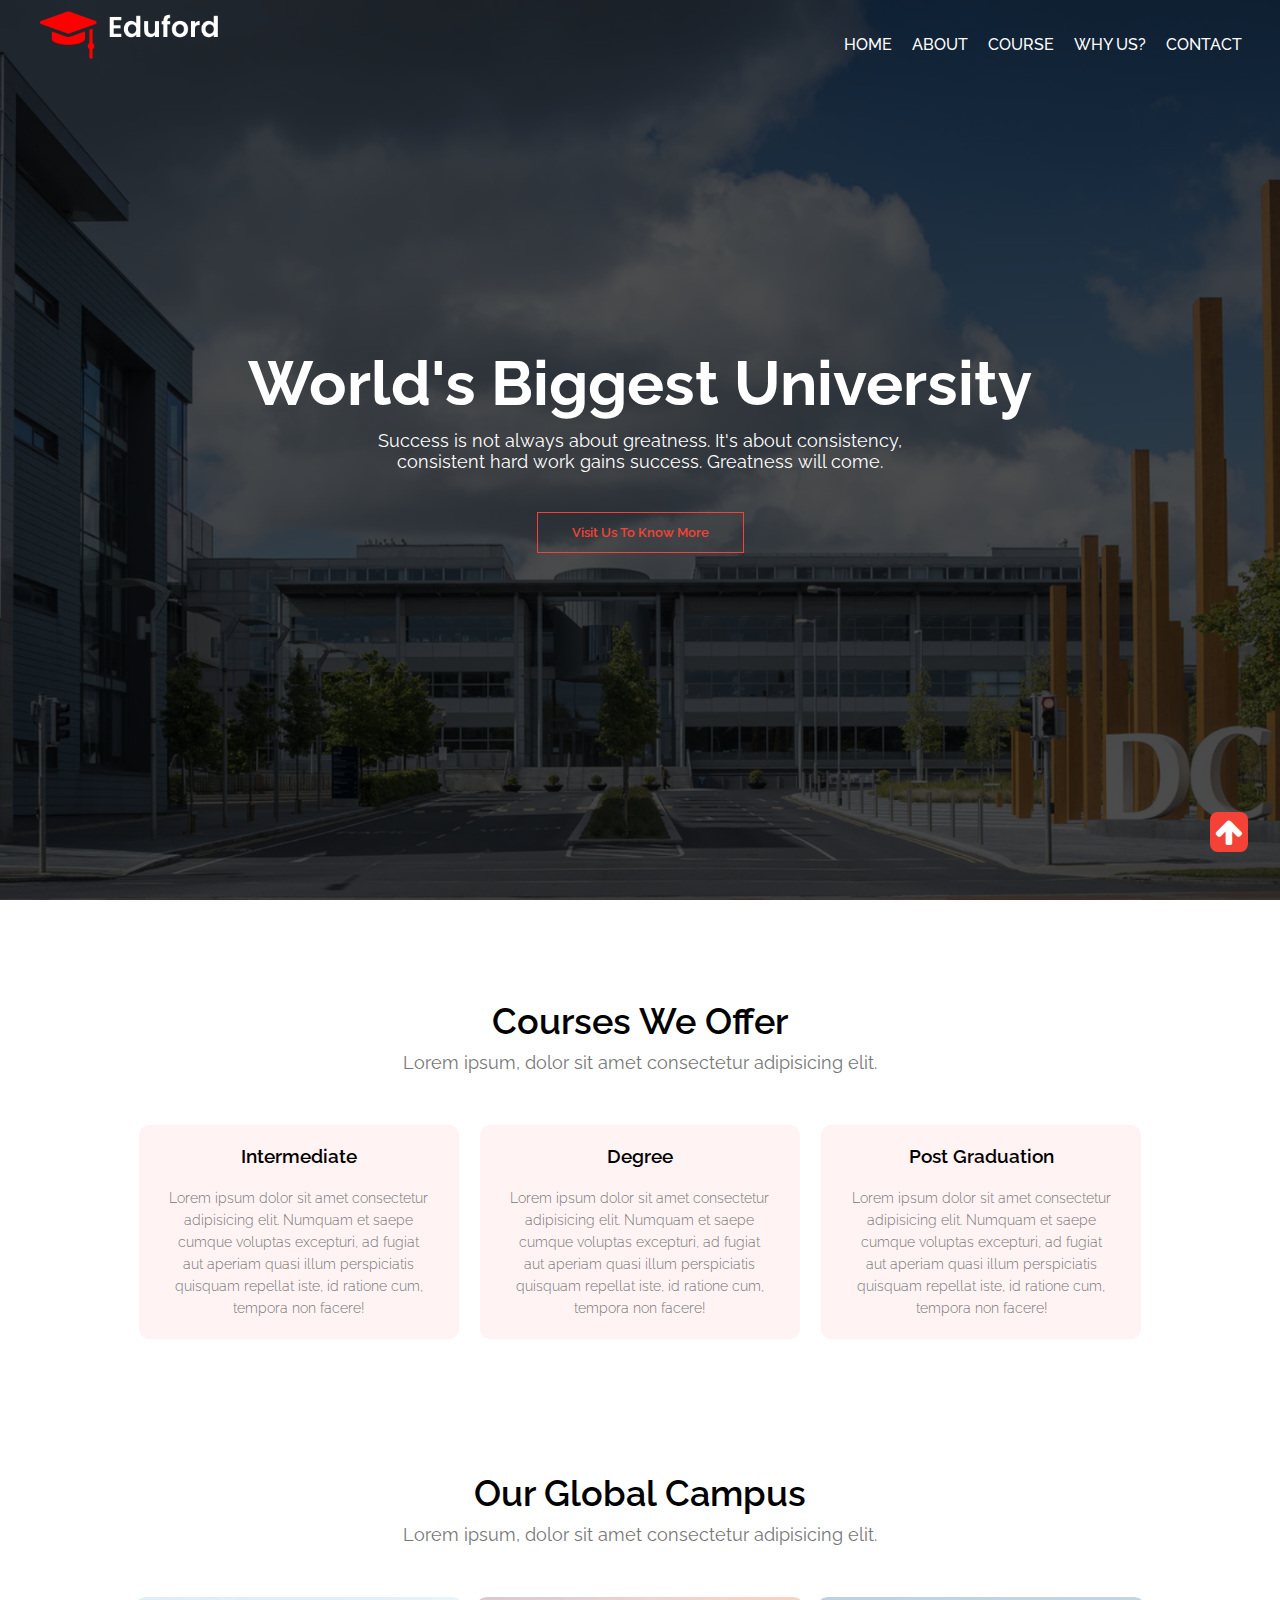
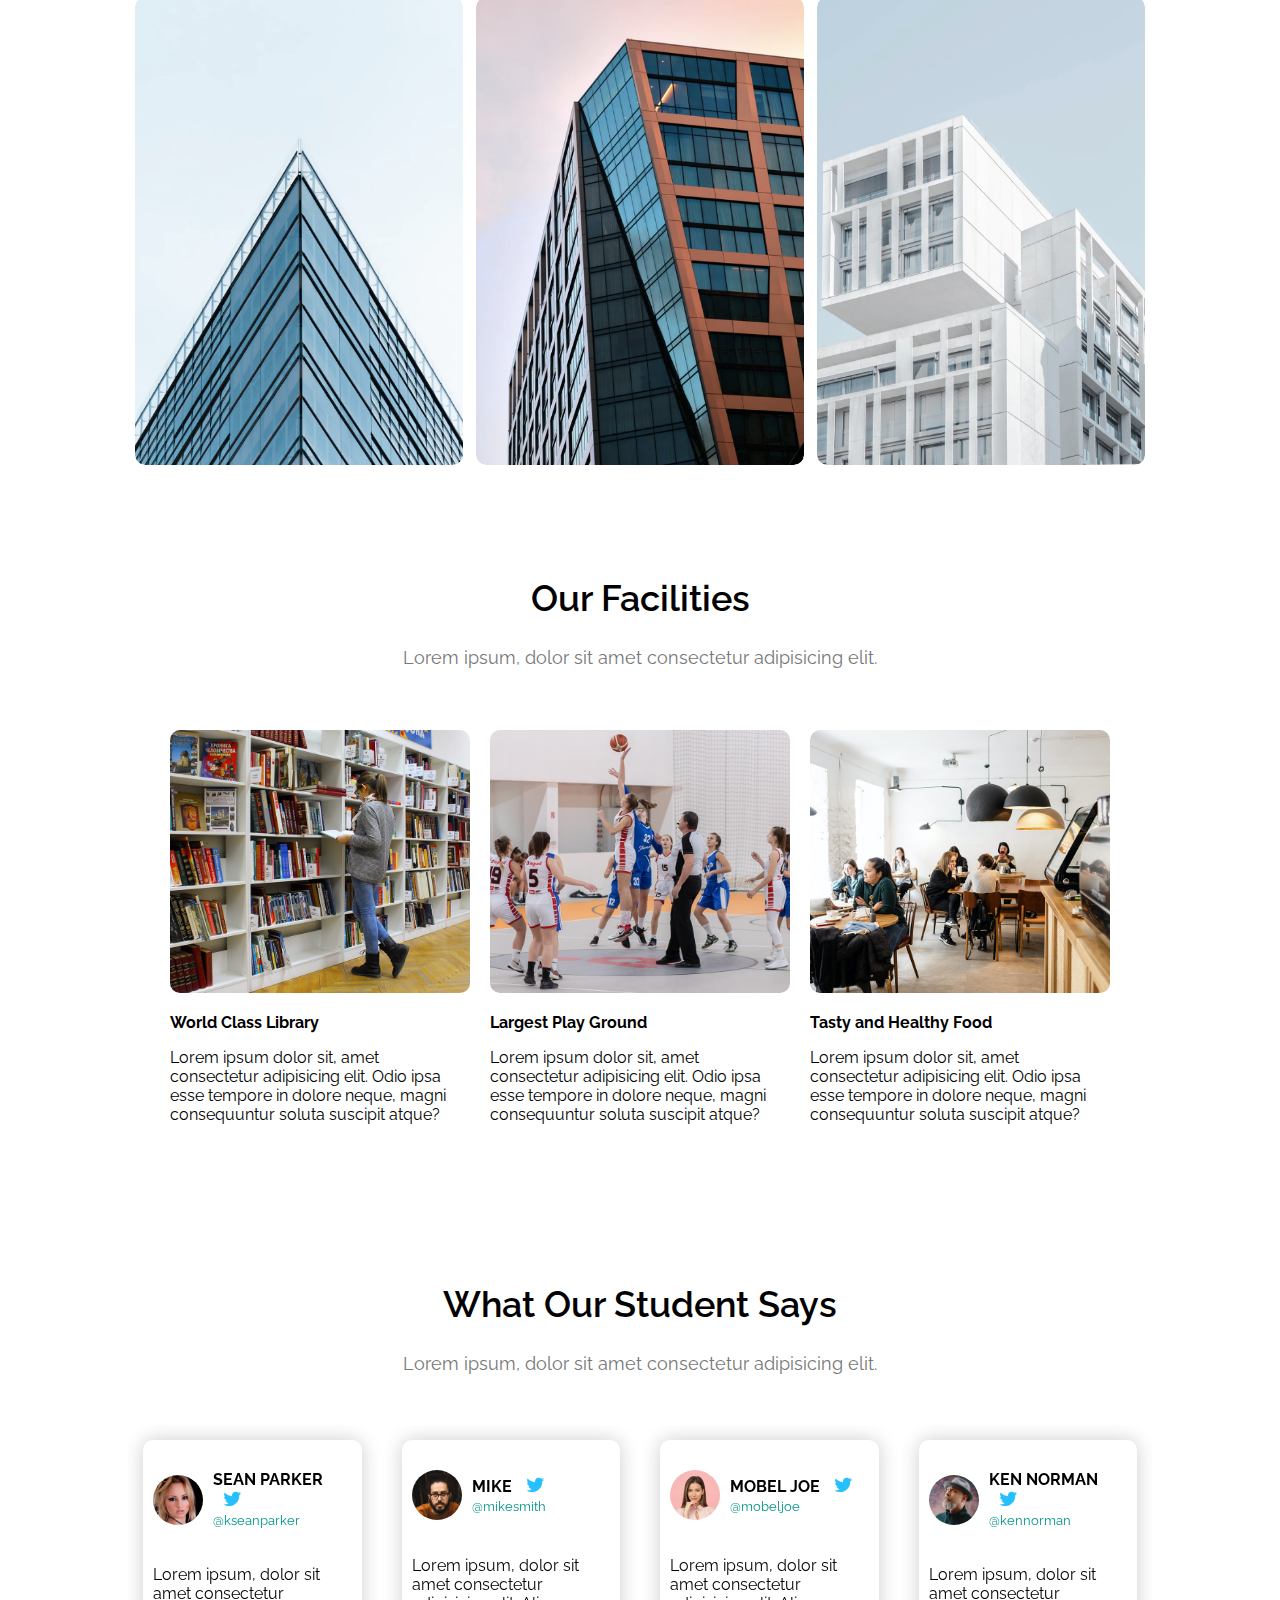
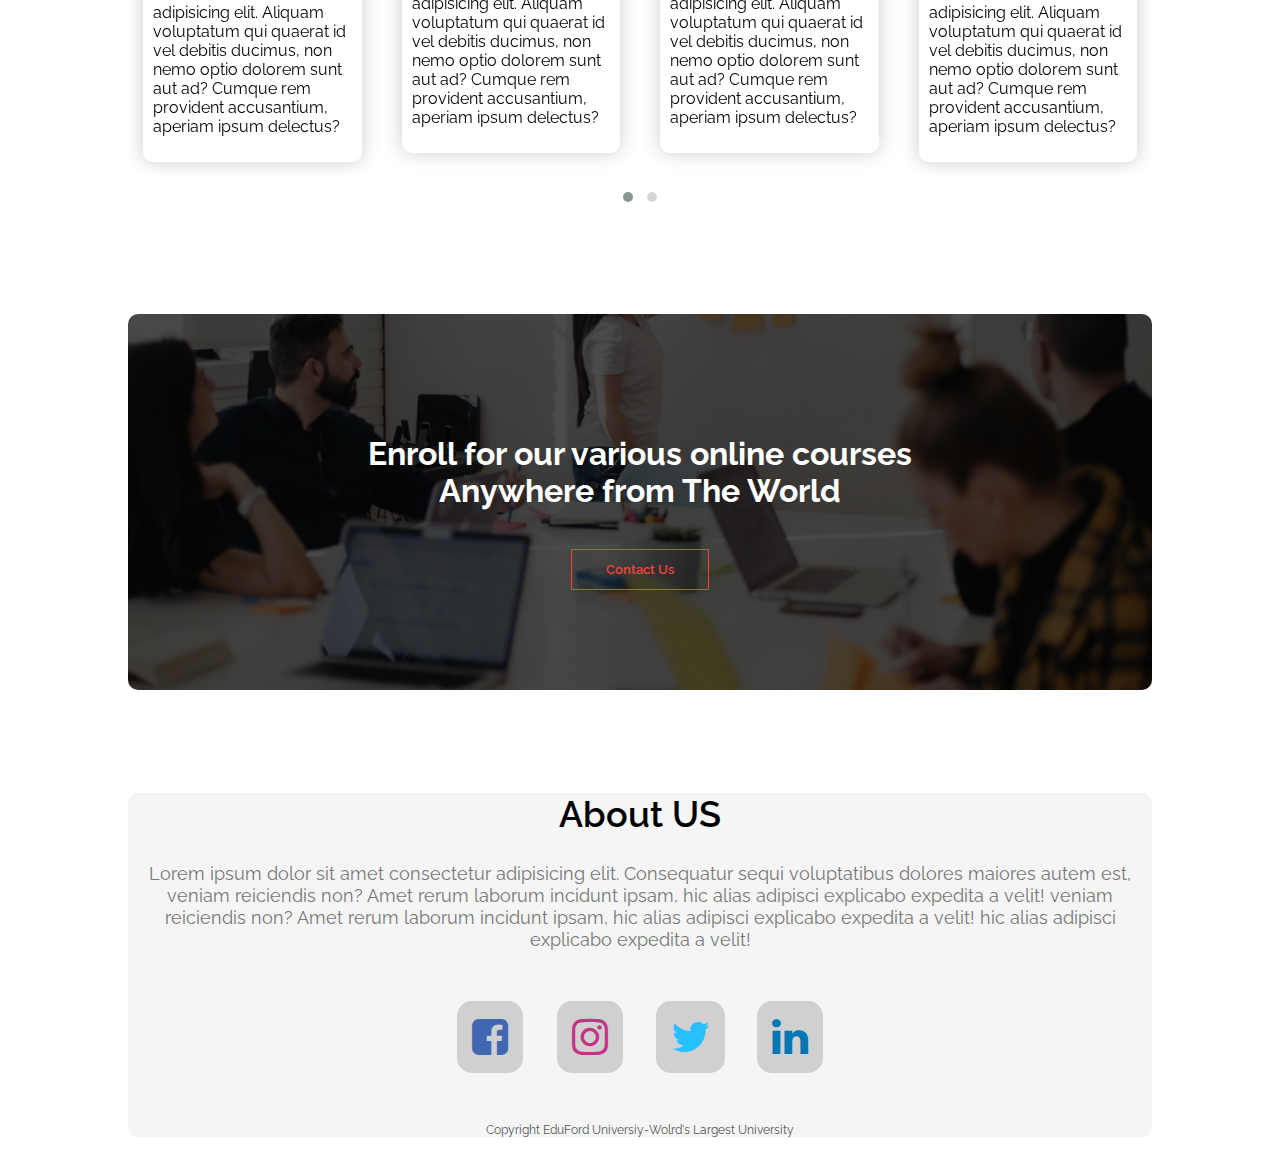
<file: index.html>
<!DOCTYPE html>
<html>
<head>
    <title>Eduford University</title>
    <meta charset="UTF-8"> 
    <meta name="viewport" content="width=device-width, initial-scale=1.0">
    <meta name="viweport" content="width=device-width, initial-scale=1.0">
    <link rel="stylesheet" href="main.css">
    <link rel="stylesheet" href="common.css"> 
    <link rel="preconnect" href="https://fonts.gstatic.com">
    <link href="https://fonts.googleapis.com/css2?family=Raleway:wght@100;200;300;400;500;700;800;900&display=swap" rel="stylesheet">
    <link rel="icon" href="img/favicon.png">
    <link rel="stylesheet" href="https://cdnjs.cloudflare.com/ajax/libs/OwlCarousel2/2.3.4/assets/owl.carousel.min.css" integrity="sha512-tS3S5qG0BlhnQROyJXvNjeEM4UpMXHrQfTGmbQ1gKmelCxlSEBUaxhRBj/EFTzpbP4RVSrpEikbmdJobCvhE3g==" crossorigin="anonymous" />
    <link rel="stylesheet" href="https://cdnjs.cloudflare.com/ajax/libs/OwlCarousel2/2.3.4/assets/owl.theme.default.min.css" integrity="sha512-sMXtMNL1zRzolHYKEujM2AqCLUR9F2C4/05cdbxjjLSRvMQIciEPCQZo++nk7go3BtSuK9kfa/s+a4f4i5pLkw==" crossorigin="anonymous" />
    <link rel="stylesheet" href="https://stackpath.bootstrapcdn.com/font-awesome/4.7.0/css/font-awesome.min.css">

</head>
<body>
    <div class="hero-page" id="movetop">
        <!--          header          -->
        <div class="header" id="myHeader">
           <div class="logo"><a href="index.html"> <img src="img/logo.png" alt=""></a></div>
            <nav>
                <ul id="MenuItems" >
                    <li><a href="index.html">HOME</a></li>
                    <li><a href="about.html">ABOUT</a></li>
                    <li><a href="course.html">COURSE</a></li>
                    <li><a href="why-us.html">WHY US?</a></li>
                    <li><a href="contact.html">CONTACT</a></li>
                </ul>
            </nav>
            <div class="menu"><img src="img/menu.png" alt="" onclick="menutoggle()"></div>
        </div>

        <!--      Hero text              -->
        <div class="hero-text">
            <h1>World's Biggest University</h1>
            <p>Success is not always about greatness. It's about 
                consistency, <br> consistent hard work gains success. Greatness will come.</p>
            <a class="hero-btn" href="#visit">Visit Us To Know More</a>
        </div>
    </div>
        <!-- Courses-->
        <div class="course">
            <h1>Courses We Offer</h1>
            <p>Lorem ipsum, dolor sit amet consectetur adipisicing elit. </p>
            <div class="course-card-holder">
                <div class="course-card">
                    <h3>Intermediate</h3>
                    <p>Lorem ipsum dolor sit amet consectetur adipisicing elit. Numquam et saepe cumque voluptas excepturi, ad fugiat aut aperiam quasi illum perspiciatis quisquam repellat iste, id ratione cum, tempora non facere!</p>
                </div>
                <div class="course-card">
                    <h3>Degree</h3>
                    <p>Lorem ipsum dolor sit amet consectetur adipisicing elit. Numquam et saepe cumque voluptas excepturi, ad fugiat aut aperiam quasi illum perspiciatis quisquam repellat iste, id ratione cum, tempora non facere!</p>
                </div>
                <div class="course-card">
                    <h3>Post Graduation</h3>
                    <p>Lorem ipsum dolor sit amet consectetur adipisicing elit. Numquam et saepe cumque voluptas excepturi, ad fugiat aut aperiam quasi illum perspiciatis quisquam repellat iste, id ratione cum, tempora non facere!</p>
                </div>
            </div>
        </div>
        <!-- CAmpus-->
        <div class="campus" id="visit">
            <h1>Our Global Campus</h1>
            <p>Lorem ipsum, dolor sit amet consectetur adipisicing elit. </p>
            <div class="campus-card-holder">
                <div class="campus-card">
                   <img src="img/london.png" alt="">
                   <div class="campus-card-bg">
                       <p>LONDON</p>
                   </div>
                </div>
                <div class="campus-card">
                    <img src="img/newyork.png" alt="">
                    <div class="campus-card-bg">
                        <p>NEW YORK</p>
                    </div>
                 </div>
                 <div class="campus-card">
                    <img src="img/washington.png" alt="">
                    <div class="campus-card-bg">
                        <p>WASHINGTON</p>
                    </div>
                 </div>

            </div>
        </div>  


        <!--     FACILITIES   -->
        <div class="facti">
            <h1>Our Facilities</h1>
            <p>Lorem ipsum, dolor sit amet consectetur adipisicing elit. </p>
            <div class="facti-card-holder">
                <div class="facti-card">
                    <img src="img/library.png" alt="">
                    <h3>World Class Library</h3>
                    <p>Lorem ipsum dolor sit, amet consectetur adipisicing elit. Odio ipsa esse tempore in dolore neque, magni consequuntur soluta suscipit atque?</p>
                </div>
                <div class="facti-card">
                    <img src="img/basketball.png" alt="">
                    <h3>Largest Play Ground</h3>
                    <p>Lorem ipsum dolor sit, amet consectetur adipisicing elit. Odio ipsa esse tempore in dolore neque, magni consequuntur soluta suscipit atque?</p>
                </div>
                <div class="facti-card">
                    <img src="img/cafeteria.png" alt="">
                    <h3>Tasty and Healthy Food</h3>
                    <p>Lorem ipsum dolor sit, amet consectetur adipisicing elit. Odio ipsa esse tempore in dolore neque, magni consequuntur soluta suscipit atque?</p>
                </div>
            </div>
        </div>

        <!--   testimonial    -->
        <div class="testimonial">
            <h1>What Our Student Says</h1>
            <p>Lorem ipsum, dolor sit amet consectetur adipisicing elit. </p>
            <div class="owl-carousel owl-theme">
                <div class="item">
                    <div class="user">
                        <div class="user-img">
                            <img src="img/user1.jpg">
                        </div>
                        <div class="user-info">
                            <h4>SEAN PARKER <i class="fa fa-twitter"></i></h4>
                            <small>@kseanparker</small>
                        </div>
                    </div>
                    <div class="user-testi-info">
                        <p>Lorem ipsum, dolor sit amet consectetur adipisicing elit. Aliquam voluptatum qui quaerat id vel debitis ducimus, non nemo optio dolorem sunt aut ad? Cumque rem provident accusantium, aperiam ipsum delectus?</p>
                    </div>
                </div>
                <div class="item">
                    <div class="user">
                        <div class="user-img">
                            <img src="img/user2.jpg">
                        </div>
                        <div class="user-info">
                            <h4>MIKE <i class="fa fa-twitter"></i></h4>
                            <small>@mikesmith</small>
                        </div>
                    </div>
                    <div class="user-testi-info">
                        <p>Lorem ipsum, dolor sit amet consectetur adipisicing elit. Aliquam voluptatum qui quaerat id vel debitis ducimus, non nemo optio dolorem sunt aut ad? Cumque rem provident accusantium, aperiam ipsum delectus?</p>
                    </div>
                </div>
                <div class="item">
                    <div class="user">
                        <div class="user-img">
                            <img src="img/user-3.png">
                        </div>
                        <div class="user-info">
                            <h4>MOBEL JOE <i class="fa fa-twitter"></i></h4>
                            <small>@mobeljoe</small>
                        </div>
                    </div>
                    <div class="user-testi-info">
                        <p>Lorem ipsum, dolor sit amet consectetur adipisicing elit. Aliquam voluptatum qui quaerat id vel debitis ducimus, non nemo optio dolorem sunt aut ad? Cumque rem provident accusantium, aperiam ipsum delectus?</p>
                    </div>
                </div>
                <div class="item">
                    <div class="user">
                        <div class="user-img">
                            <img src="img/user-4.jpg">
                        </div>
                        <div class="user-info">
                            <h4>KEN NORMAN <i class="fa fa-twitter"></i></h4>
                            <small>@kennorman</small>
                        </div>
                    </div>
                    <div class="user-testi-info">
                        <p>Lorem ipsum, dolor sit amet consectetur adipisicing elit. Aliquam voluptatum qui quaerat id vel debitis ducimus, non nemo optio dolorem sunt aut ad? Cumque rem provident accusantium, aperiam ipsum delectus?</p>
                    </div>
                </div>
                <div class="item">
                    <div class="user">
                        <div class="user-img">
                            <img src="img/user-5.jpg">
                        </div>
                        <div class="user-info">
                            <h4>LIARA KARIAN <i class="fa fa-twitter"></i></h4>
                            <small>@liarankarian</small>
                        </div>
                    </div>
                    <div class="user-testi-info">
                        <p>Lorem ipsum, dolor sit amet consectetur adipisicing elit. Aliquam voluptatum qui quaerat id vel debitis ducimus, non nemo optio dolorem sunt aut ad? Cumque rem provident accusantium, aperiam ipsum delectus?</p>
                    </div>
                </div>
                <div class="item">
                    <div class="user">
                        <div class="user-img">
                            <img src="img/user-6.jpg">
                        </div>
                        <div class="user-info">
                            <h4>RICKY DANIEL <i class="fa fa-twitter"></i></h4>
                            <small>@rickydaniel</small>
                        </div>
                    </div>
                    <div class="user-testi-info">
                        <p>Lorem ipsum, dolor sit amet consectetur adipisicing elit. Aliquam voluptatum qui quaerat id vel debitis ducimus, non nemo optio dolorem sunt aut ad? Cumque rem provident accusantium, aperiam ipsum delectus?</p>
                    </div>
                </div>       
            </div>
        </div>
        <!--          enroll now           -->
        <div class="enroll">
                <h1>
                    Enroll for our various online courses  <br> Anywhere from The World
                </h1>
                <a  class="hero-btn" href="contact.html">Contact Us</a>
            </div>
        <!--            footer          -->
        <div class="about-us">
            <h1>About US</h1>
            <p>
                Lorem ipsum dolor sit amet consectetur adipisicing elit. Consequatur sequi voluptatibus dolores maiores autem est, veniam reiciendis non? Amet rerum laborum incidunt ipsam, hic alias adipisci explicabo expedita a velit!
                veniam reiciendis non? Amet rerum laborum incidunt ipsam, hic alias adipisci explicabo expedita a velit!
                hic alias adipisci explicabo expedita a velit!
            </p>
            <div class="icon">
               <div class="icon-card">
                <i style="color: #4267B2;" class="fa fa-facebook-square"></i>
                <p>Facebook</p>
               </div>

               <div class="icon-card">
                <i style="color: #C13584;" class="fa fa-instagram"></i>
                <p>Instagram</p>
               </div>

               <div class="icon-card">
                <i style="color: #27c0ff;" class="fa fa-twitter"></i>
                <p>Twitter</p>
               </div>

               <div class="icon-card">
                <i style="color: #0077b5;" class="fa fa-linkedin"></i>
                <p>LinkedIn</p>
               </div>
            </div>
            <div class="copyright">
                <p>
                    Copyright EduFord Universiy-Wolrd's Largest University 
                </p>
                  <!-- move to top-->
                <div class="movetotop" id="moveTop">
                    <a href="#movetop"><i class="fa fa-arrow-up" aria-hidden="true"></i></a>
                </div>
              </div>
        </div>

        <!--       header toggle menu        -->
    
    <script>
        var MenuItems = document.getElementById("MenuItems");
        MenuItems.style.maxHeight="0px";
        function menutoggle(){
            if(MenuItems.style.maxHeight=="0px")
                {
                    MenuItems.style.maxHeight="200px";
                }
            else
                {
                    MenuItems.style.maxHeight="0px";

            }
        }
    </script>
        <!--       testimonial slider         -->
        <script src="https://cdnjs.cloudflare.com/ajax/libs/jquery/3.6.0/jquery.min.js" integrity="sha512-894YE6QWD5I59HgZOGReFYm4dnWc1Qt5NtvYSaNcOP+u1T9qYdvdihz0PPSiiqn/+/3e7Jo4EaG7TubfWGUrMQ==" crossorigin="anonymous"></script>
        <script src="https://cdnjs.cloudflare.com/ajax/libs/OwlCarousel2/2.3.4/owl.carousel.min.js" integrity="sha512-bPs7Ae6pVvhOSiIcyUClR7/q2OAsRiovw4vAkX+zJbw3ShAeeqezq50RIIcIURq7Oa20rW2n2q+fyXBNcU9lrw==" crossorigin="anonymous"></script>
        <script>
            $('.owl-carousel').owlCarousel({
        loop:true,
        margin:10,
        nav:false,
        autoplay:true,
        autoplayTimeout:2000,
        autoplayHoverPause:true,
        responsive:{
            0:{
                items:1
            },
            600:{
                items:2
            },
            1000:{
                items:3
            },
            1200:{
                items:4
            }
        }
    })
    </script>

    <!-- fixed header -->
    <script>
        window.onscroll = function() {myFunction()};
        
        var header = document.getElementById("myHeader");
        var sticky = header.offsetTop;
        
        function myFunction() {
          if (window.pageYOffset > sticky) {
            header.classList.add("sticky");
          } else {
            header.classList.remove("sticky");
          }
        }
    </script>

    
</body>
</html>
</file>
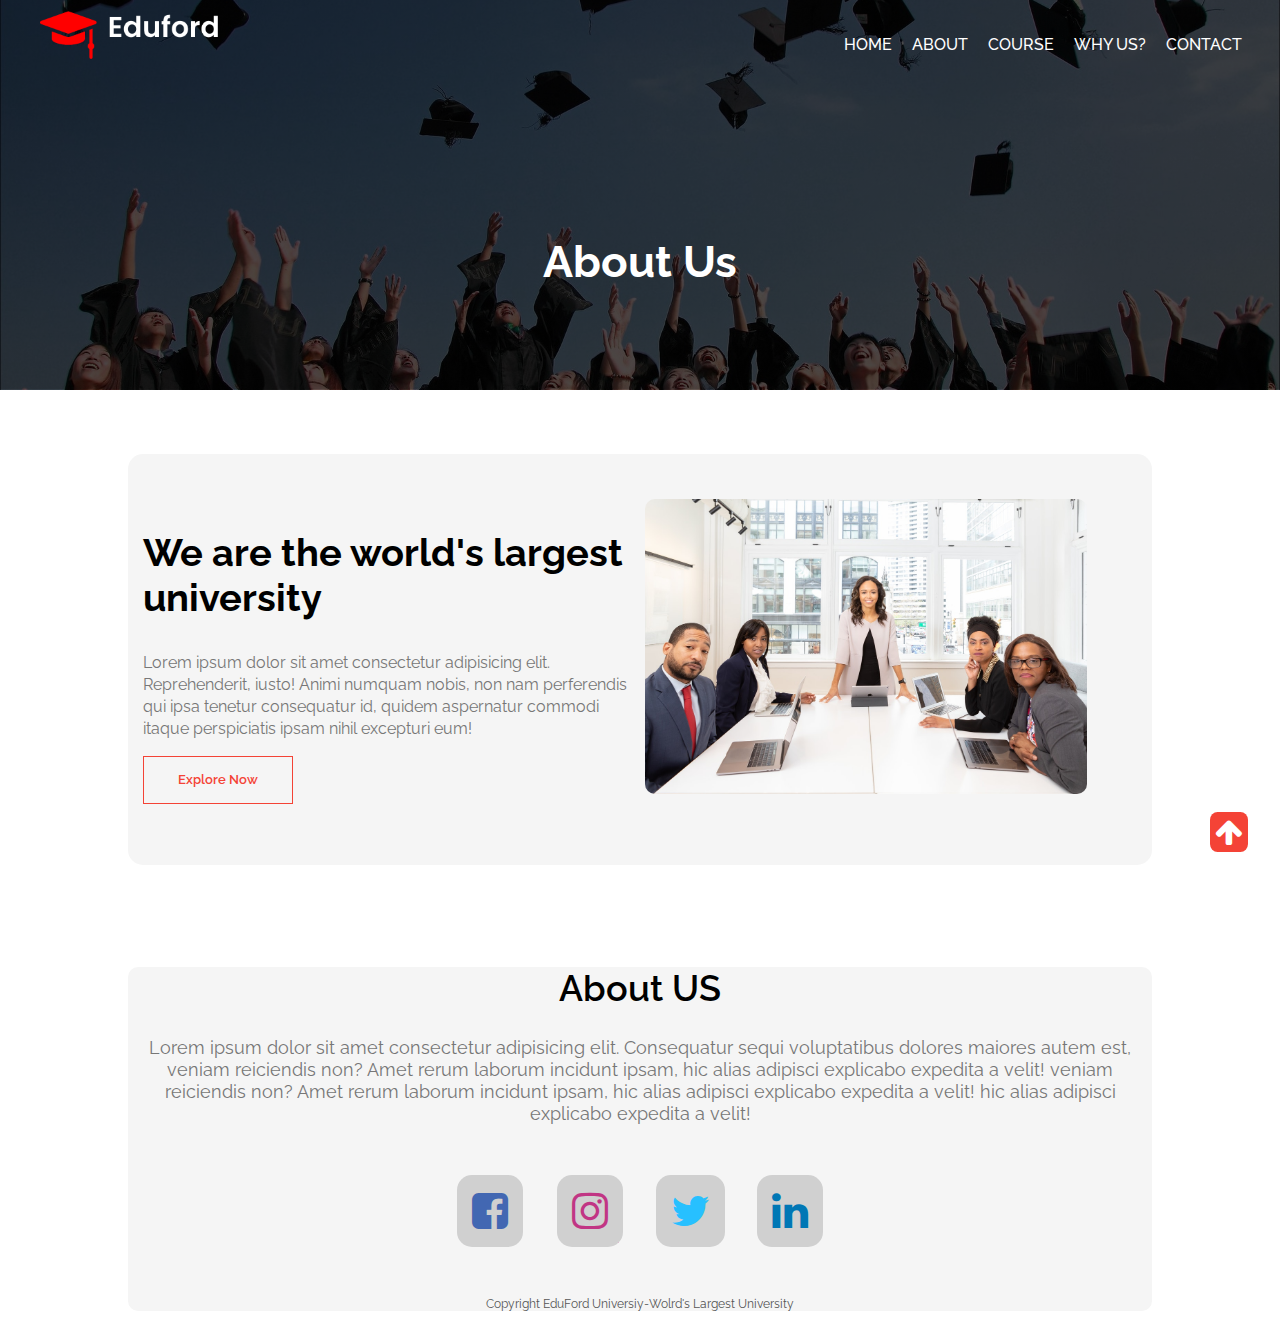
<file: about.html>
<!DOCTYPE html>
<html>
<head>
    <title>About-Eduford University</title>
    <meta charset="UTF-8"> 
    <meta name="viewport" content="width=device-width, initial-scale=1.0">
    <meta name="viweport" content="width=device-width, initial-scale=1.0">
    <link rel="stylesheet" href="main.css">
    <link rel="stylesheet" href="common.css"> 
    <link rel="stylesheet" href="about-css.css">
    <link rel="preconnect" href="https://fonts.gstatic.com">
    <link href="https://fonts.googleapis.com/css2?family=Raleway:wght@100;200;300;400;500;700;800;900&display=swap" rel="stylesheet">
    <link rel="icon" href="img/favicon.png">
    <link rel="stylesheet" href="https://cdnjs.cloudflare.com/ajax/libs/OwlCarousel2/2.3.4/assets/owl.carousel.min.css" integrity="sha512-tS3S5qG0BlhnQROyJXvNjeEM4UpMXHrQfTGmbQ1gKmelCxlSEBUaxhRBj/EFTzpbP4RVSrpEikbmdJobCvhE3g==" crossorigin="anonymous" />
    <link rel="stylesheet" href="https://cdnjs.cloudflare.com/ajax/libs/OwlCarousel2/2.3.4/assets/owl.theme.default.min.css" integrity="sha512-sMXtMNL1zRzolHYKEujM2AqCLUR9F2C4/05cdbxjjLSRvMQIciEPCQZo++nk7go3BtSuK9kfa/s+a4f4i5pLkw==" crossorigin="anonymous" />
    <link rel="stylesheet" href="https://stackpath.bootstrapcdn.com/font-awesome/4.7.0/css/font-awesome.min.css">

</head>
<body>
    <div class="hero-page-sec" id="movetop">
        <!--          header          -->
        <div class="header" id="myHeader">
           <div class="logo"><a href="index.html"> <img src="img/logo.png" alt=""></a></div>
            <nav>
                <ul id="MenuItems" >
                    <li><a href="index.html">HOME</a></li>
                    <li><a href="about.html">ABOUT</a></li>
                    <li><a href="course.html">COURSE</a></li>
                    <li><a href="why-us.html">WHY US?</a></li>
                    <li><a href="contact.html">CONTACT</a></li>
                </ul>
            </nav>
            <div class="menu"><img src="img/menu.png" alt="" onclick="menutoggle()"></div>
        </div>
        <!--      Hero text              -->
        <div class="hero-text-sec">
            <h1>About Us</h1>
        </div>
    </div>

     <!-- about main container-->
     <div class="about-main-container">
        <div class="about-main-container-col-2">
            <h2>We are the world's largest university</h2>
            <p>Lorem ipsum dolor sit amet consectetur adipisicing elit. Reprehenderit, iusto! Animi numquam nobis, non nam perferendis qui ipsa tenetur consequatur id, quidem aspernatur commodi itaque perspiciatis ipsam nihil excepturi eum!
            
            </p>
            <p><a class="hero-btn" href="index.html">Explore Now</a></p>
        </div>
        <div class="about-main-container-col-2">
            <img src="img/about.jpg" alt="">
        </div>

    </div>

    <!-- move to top-->
    <div class="movetotop" id="moveTop">
        <a href="#movetop"><i class="fa fa-arrow-up" aria-hidden="true"></i></a>
    </div>




        <!--            footer          -->
        <div class="about-us">
            <h1>About US</h1>
            <p>
                Lorem ipsum dolor sit amet consectetur adipisicing elit. Consequatur sequi voluptatibus dolores maiores autem est, veniam reiciendis non? Amet rerum laborum incidunt ipsam, hic alias adipisci explicabo expedita a velit!
                veniam reiciendis non? Amet rerum laborum incidunt ipsam, hic alias adipisci explicabo expedita a velit!
                hic alias adipisci explicabo expedita a velit!
            </p>
            <div class="icon">
               <div class="icon-card">
                <i style="color: #4267B2;" class="fa fa-facebook-square"></i>
                <p>Facebook</p>
               </div>

               <div class="icon-card">
                <i style="color: #C13584;" class="fa fa-instagram"></i>
                <p>Instagram</p>
               </div>

               <div class="icon-card">
                <i style="color: #27c0ff;" class="fa fa-twitter"></i>
                <p>Twitter</p>
               </div>

               <div class="icon-card">
                <i style="color: #0077b5;" class="fa fa-linkedin"></i>
                <p>LinkedIn</p>
               </div>
            </div>
            <div class="copyright">
                <p>
                    Copyright EduFord Universiy-Wolrd's Largest University 
                </p>
              </div>
        </div>

        <!--       header toggle menu        -->
    
    <script>
        var MenuItems = document.getElementById("MenuItems");
        MenuItems.style.maxHeight="0px";
        function menutoggle(){
            if(MenuItems.style.maxHeight=="0px")
                {
                    MenuItems.style.maxHeight="200px";
                }
            else
                {
                    MenuItems.style.maxHeight="0px";

            }
        }
    </script>
        <!--       testimonial slider         -->
        <script src="https://cdnjs.cloudflare.com/ajax/libs/jquery/3.6.0/jquery.min.js" integrity="sha512-894YE6QWD5I59HgZOGReFYm4dnWc1Qt5NtvYSaNcOP+u1T9qYdvdihz0PPSiiqn/+/3e7Jo4EaG7TubfWGUrMQ==" crossorigin="anonymous"></script>
        <script src="https://cdnjs.cloudflare.com/ajax/libs/OwlCarousel2/2.3.4/owl.carousel.min.js" integrity="sha512-bPs7Ae6pVvhOSiIcyUClR7/q2OAsRiovw4vAkX+zJbw3ShAeeqezq50RIIcIURq7Oa20rW2n2q+fyXBNcU9lrw==" crossorigin="anonymous"></script>
        <script>
            $('.owl-carousel').owlCarousel({
        loop:true,
        margin:10,
        nav:false,
        autoplay:true,
        autoplayTimeout:2000,
        autoplayHoverPause:true,
        responsive:{
            0:{
                items:1
            },
            600:{
                items:2
            },
            1000:{
                items:3
            },
            1200:{
                items:4
            }
        }
    })
    </script>

    <!-- fixed header -->
    <script>
        window.onscroll = function() {myFunction()};
        
        var header = document.getElementById("myHeader");
        var sticky = header.offsetTop;
        
        function myFunction() {
          if (window.pageYOffset > sticky) {
            header.classList.add("sticky");
          } else {
            header.classList.remove("sticky");
          }
        }
    </script>

    
</body>
</html>
</file>
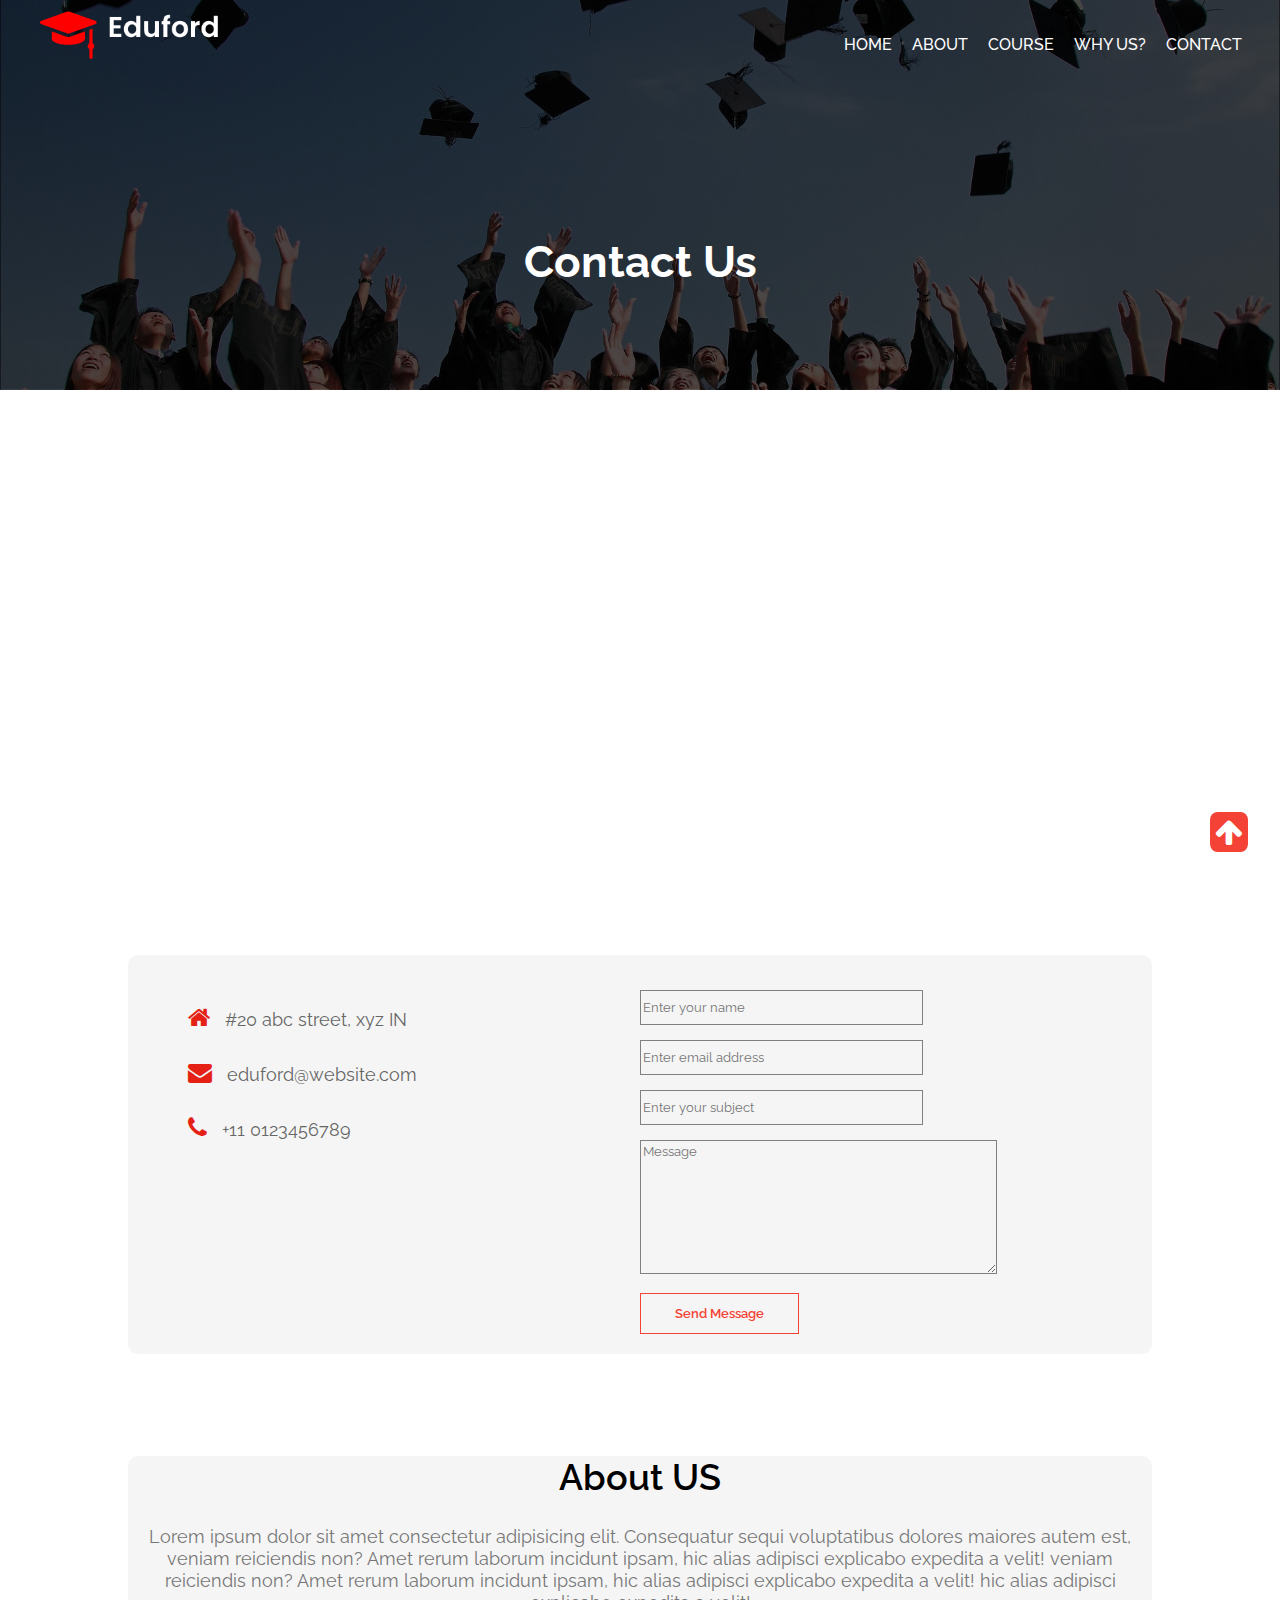
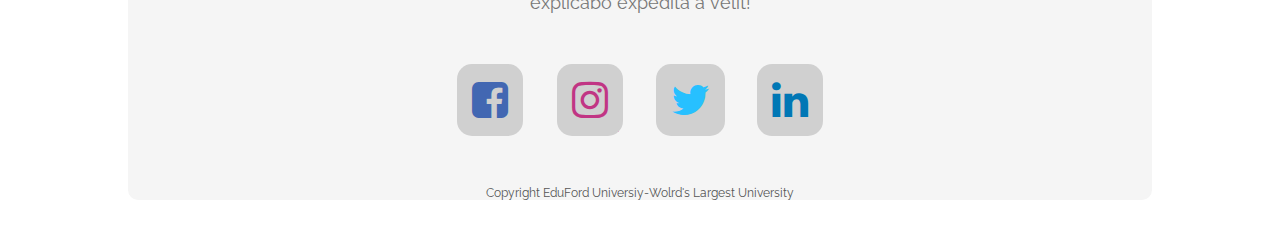
<file: contact.html>
<!DOCTYPE html>
<html>
<head>
    <title>Contact US -Eduford University</title>
    <meta charset="UTF-8"> 
    <meta name="viewport" content="width=device-width, initial-scale=1.0">
    <meta name="viweport" content="width=device-width, initial-scale=1.0">
    <link rel="stylesheet" href="main.css">
    <link rel="stylesheet" href="common.css"> 
    <link rel="stylesheet" href="about-css.css">
    <link rel="stylesheet" href="contact-css.css">
    <link rel="preconnect" href="https://fonts.gstatic.com">
    <link href="https://fonts.googleapis.com/css2?family=Raleway:wght@100;200;300;400;500;700;800;900&display=swap" rel="stylesheet">
    <link rel="icon" href="img/favicon.png">
    <link rel="stylesheet" href="https://cdnjs.cloudflare.com/ajax/libs/OwlCarousel2/2.3.4/assets/owl.carousel.min.css" integrity="sha512-tS3S5qG0BlhnQROyJXvNjeEM4UpMXHrQfTGmbQ1gKmelCxlSEBUaxhRBj/EFTzpbP4RVSrpEikbmdJobCvhE3g==" crossorigin="anonymous" />
    <link rel="stylesheet" href="https://cdnjs.cloudflare.com/ajax/libs/OwlCarousel2/2.3.4/assets/owl.theme.default.min.css" integrity="sha512-sMXtMNL1zRzolHYKEujM2AqCLUR9F2C4/05cdbxjjLSRvMQIciEPCQZo++nk7go3BtSuK9kfa/s+a4f4i5pLkw==" crossorigin="anonymous" />
    <link rel="stylesheet" href="https://stackpath.bootstrapcdn.com/font-awesome/4.7.0/css/font-awesome.min.css">

</head>
<body>
    <div class="hero-page-sec" id="movetop">
        <!--          header          -->
        <div class="header" id="myHeader">
           <div class="logo"><a href="index.html"> <img src="img/logo.png" alt=""></a></div>
            <nav>
                <ul id="MenuItems" >
                    <li><a href="index.html">HOME</a></li>
                    <li><a href="about.html">ABOUT</a></li>
                    <li><a href="course.html">COURSE</a></li>
                    <li><a href="why-us.html">WHY US?</a></li>
                    <li><a href="contact.html">CONTACT</a></li>
                </ul>
            </nav>
            <div class="menu"><img src="img/menu.png" alt="" onclick="menutoggle()"></div>
        </div>
        <!--      Hero text              -->
        <div class="hero-text-sec">
            <h1>Contact Us</h1>
        </div>
    </div>

        <!--         address  map image           -->
    <div class="address-map">
        
            <iframe src="https://www.google.com/maps/embed?pb=!1m18!1m12!1m3!1d3503.5173613195375!2d77.16163951503519!3d28.58425228243683!2m3!1f0!2f0!3f0!3m2!1i1024!2i768!4f13.1!3m3!1m2!1s0x390d1d11d2b09007%3A0x853501a569b49e3c!2sUniversity%20of%20Delhi!5e0!3m2!1sen!2sin!4v1621325648113!5m2!1sen!2sin"  style="border:0;" allowfullscreen="" loading="lazy"></iframe>
        
    </div>
        <!--         address  map image           -->
        <div class="address-qurry">
            <div class="address-qurry-col-1">
                <p> <i class="fa fa-home" aria-hidden="true"></i> #20 abc street, xyz IN </p>
                <p> <i class="fa fa-envelope" aria-hidden="true"></i> eduford@website.com </p>
                <p><i class="fa fa-phone">  </i> +11 0123456789 </p>
            </div>
            <div class="address-qurry-col-2">
                <input type="text" placeholder="Enter your name"> <br>
                <input type="email" placeholder="Enter email address"><br>
                <input type="text" placeholder="Enter your subject"><br>
                <textarea name="" id="" cols="42" rows="8" placeholder="Message"></textarea>
                <a href="" class="hero-btn address-btn">Send Message</a>
            </div>
        </div>


    <!-- move to top-->
    <div class="movetotop" id="moveTop">
        <a href="#movetop"><i class="fa fa-arrow-up" aria-hidden="true"></i></a>
    </div>

     <!--            footer          -->
     <div class="about-us">
        <h1>About US</h1>
        <p>
            Lorem ipsum dolor sit amet consectetur adipisicing elit. Consequatur sequi voluptatibus dolores maiores autem est, veniam reiciendis non? Amet rerum laborum incidunt ipsam, hic alias adipisci explicabo expedita a velit!
            veniam reiciendis non? Amet rerum laborum incidunt ipsam, hic alias adipisci explicabo expedita a velit!
            hic alias adipisci explicabo expedita a velit!
        </p>
        <div class="icon">
           <div class="icon-card">
            <i style="color: #4267B2;" class="fa fa-facebook-square"></i>
            <p>Facebook</p>
           </div>

           <div class="icon-card">
            <i style="color: #C13584;" class="fa fa-instagram"></i>
            <p>Instagram</p>
           </div>

           <div class="icon-card">
            <i style="color: #27c0ff;" class="fa fa-twitter"></i>
            <p>Twitter</p>
           </div>

           <div class="icon-card">
            <i style="color: #0077b5;" class="fa fa-linkedin"></i>
            <p>LinkedIn</p>
           </div>
        </div>
        <div class="copyright">
            <p>
                Copyright EduFord Universiy-Wolrd's Largest University 
            </p>
          </div>
    </div>





       
        <!--       header toggle menu        -->
    
    <script>
        var MenuItems = document.getElementById("MenuItems");
        MenuItems.style.maxHeight="0px";
        function menutoggle(){
            if(MenuItems.style.maxHeight=="0px")
                {
                    MenuItems.style.maxHeight="200px";
                }
            else
                {
                    MenuItems.style.maxHeight="0px";

            }
        }
    </script>
        <!--       testimonial slider         -->
        <script src="https://cdnjs.cloudflare.com/ajax/libs/jquery/3.6.0/jquery.min.js" integrity="sha512-894YE6QWD5I59HgZOGReFYm4dnWc1Qt5NtvYSaNcOP+u1T9qYdvdihz0PPSiiqn/+/3e7Jo4EaG7TubfWGUrMQ==" crossorigin="anonymous"></script>
        <script src="https://cdnjs.cloudflare.com/ajax/libs/OwlCarousel2/2.3.4/owl.carousel.min.js" integrity="sha512-bPs7Ae6pVvhOSiIcyUClR7/q2OAsRiovw4vAkX+zJbw3ShAeeqezq50RIIcIURq7Oa20rW2n2q+fyXBNcU9lrw==" crossorigin="anonymous"></script>
        <script>
            $('.owl-carousel').owlCarousel({
        loop:true,
        margin:10,
        nav:false,
        autoplay:true,
        autoplayTimeout:2000,
        autoplayHoverPause:true,
        responsive:{
            0:{
                items:1
            },
            600:{
                items:2
            },
            1000:{
                items:3
            },
            1200:{
                items:4
            }
        }
    })
    </script>

    <!-- fixed header -->
    <script>
        window.onscroll = function() {myFunction()};
        
        var header = document.getElementById("myHeader");
        var sticky = header.offsetTop;
        
        function myFunction() {
          if (window.pageYOffset > sticky) {
            header.classList.add("sticky");
          } else {
            header.classList.remove("sticky");
          }
        }
    </script>

    
</body>
</html>
</file>
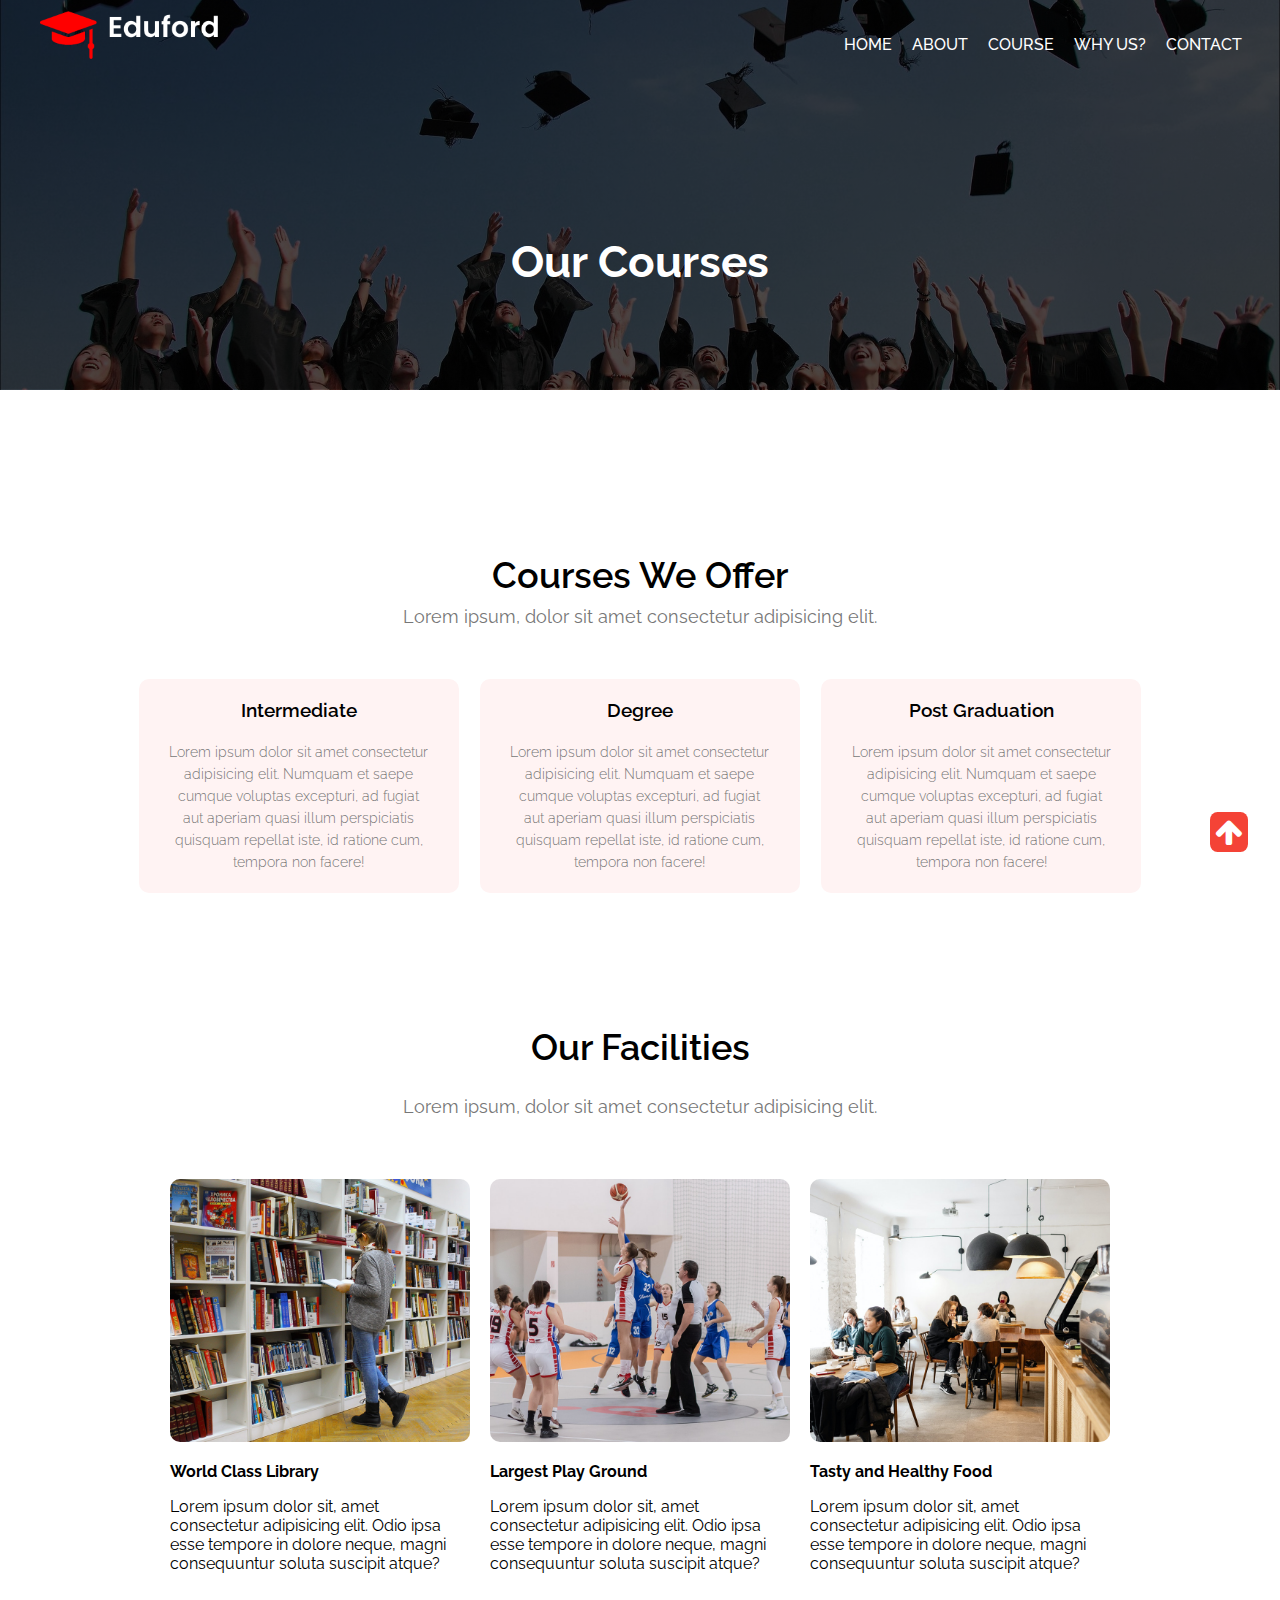
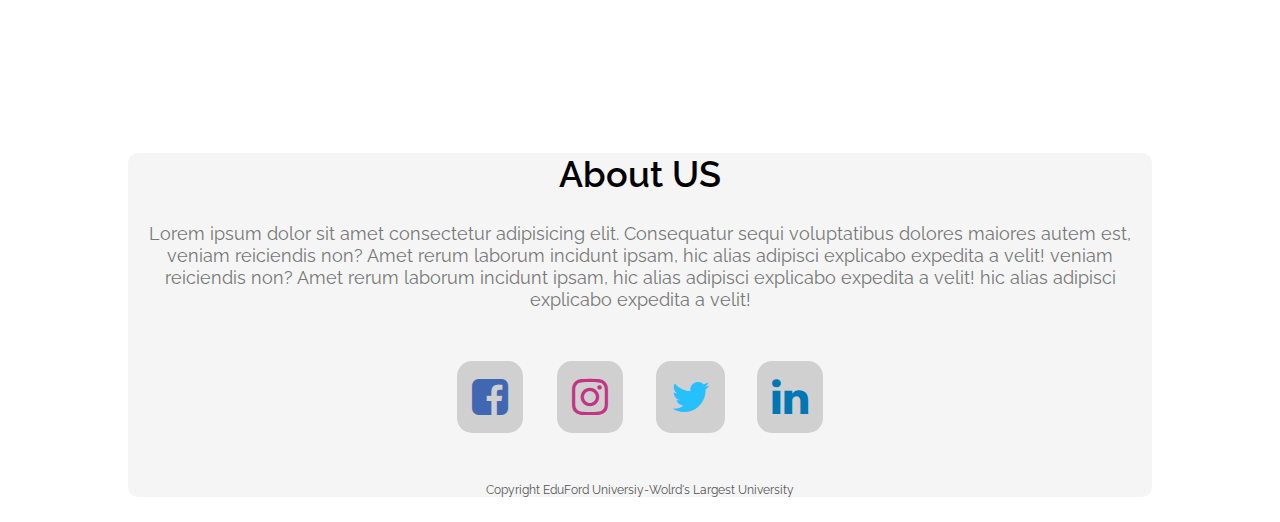
<file: course.html>
<!DOCTYPE html>
<html>
<head>
    <title>About-Eduford University</title>
    <meta charset="UTF-8"> 
    <meta name="viewport" content="width=device-width, initial-scale=1.0">
    <meta name="viweport" content="width=device-width, initial-scale=1.0">
    <link rel="stylesheet" href="main.css">
    <link rel="stylesheet" href="common.css"> 
    <link rel="stylesheet" href="about-css.css">
    <link rel="preconnect" href="https://fonts.gstatic.com">
    <link href="https://fonts.googleapis.com/css2?family=Raleway:wght@100;200;300;400;500;700;800;900&display=swap" rel="stylesheet">
    <link rel="icon" href="img/favicon.png">
    <link rel="stylesheet" href="https://cdnjs.cloudflare.com/ajax/libs/OwlCarousel2/2.3.4/assets/owl.carousel.min.css" integrity="sha512-tS3S5qG0BlhnQROyJXvNjeEM4UpMXHrQfTGmbQ1gKmelCxlSEBUaxhRBj/EFTzpbP4RVSrpEikbmdJobCvhE3g==" crossorigin="anonymous" />
    <link rel="stylesheet" href="https://cdnjs.cloudflare.com/ajax/libs/OwlCarousel2/2.3.4/assets/owl.theme.default.min.css" integrity="sha512-sMXtMNL1zRzolHYKEujM2AqCLUR9F2C4/05cdbxjjLSRvMQIciEPCQZo++nk7go3BtSuK9kfa/s+a4f4i5pLkw==" crossorigin="anonymous" />
    <link rel="stylesheet" href="https://stackpath.bootstrapcdn.com/font-awesome/4.7.0/css/font-awesome.min.css">

</head>
<body>
    <div class="hero-page-sec" id="movetop">
        <!--          header          -->
        <div class="header" id="myHeader">
           <div class="logo"><a href="index.html"> <img src="img/logo.png" alt=""></a></div>
            <nav>
                <ul id="MenuItems" >
                    <li><a href="index.html">HOME</a></li>
                    <li><a href="about.html">ABOUT</a></li>
                    <li><a href="course.html">COURSE</a></li>
                    <li><a href="why-us.html">WHY US?</a></li>
                    <li><a href="contact.html">CONTACT</a></li>
                </ul>
            </nav>
            <div class="menu"><img src="img/menu.png" alt="" onclick="menutoggle()"></div>
        </div>
        <!--      Hero text              -->
        <div class="hero-text-sec">
            <h1>Our Courses</h1>
        </div>
    </div>
    <!-- move to top-->
    <div class="movetotop" id="moveTop">
        <a href="#movetop"><i class="fa fa-arrow-up" aria-hidden="true"></i></a>
    </div>

     <!-- Courses-->
     <div class="course">
        <h1>Courses We Offer</h1>
        <p>Lorem ipsum, dolor sit amet consectetur adipisicing elit. </p>
        <div class="course-card-holder">
            <div class="course-card">
                <h3>Intermediate</h3>
                <p>Lorem ipsum dolor sit amet consectetur adipisicing elit. Numquam et saepe cumque voluptas excepturi, ad fugiat aut aperiam quasi illum perspiciatis quisquam repellat iste, id ratione cum, tempora non facere!</p>
            </div>
            <div class="course-card">
                <h3>Degree</h3>
                <p>Lorem ipsum dolor sit amet consectetur adipisicing elit. Numquam et saepe cumque voluptas excepturi, ad fugiat aut aperiam quasi illum perspiciatis quisquam repellat iste, id ratione cum, tempora non facere!</p>
            </div>
            <div class="course-card">
                <h3>Post Graduation</h3>
                <p>Lorem ipsum dolor sit amet consectetur adipisicing elit. Numquam et saepe cumque voluptas excepturi, ad fugiat aut aperiam quasi illum perspiciatis quisquam repellat iste, id ratione cum, tempora non facere!</p>
            </div>
        </div>
    </div>

      <!--     FACILITIES   -->
      <div class="facti">
        <h1>Our Facilities</h1>
        <p>Lorem ipsum, dolor sit amet consectetur adipisicing elit. </p>
        <div class="facti-card-holder">
            <div class="facti-card">
                <img src="img/library.png" alt="">
                <h3>World Class Library</h3>
                <p>Lorem ipsum dolor sit, amet consectetur adipisicing elit. Odio ipsa esse tempore in dolore neque, magni consequuntur soluta suscipit atque?</p>
            </div>
            <div class="facti-card">
                <img src="img/basketball.png" alt="">
                <h3>Largest Play Ground</h3>
                <p>Lorem ipsum dolor sit, amet consectetur adipisicing elit. Odio ipsa esse tempore in dolore neque, magni consequuntur soluta suscipit atque?</p>
            </div>
            <div class="facti-card">
                <img src="img/cafeteria.png" alt="">
                <h3>Tasty and Healthy Food</h3>
                <p>Lorem ipsum dolor sit, amet consectetur adipisicing elit. Odio ipsa esse tempore in dolore neque, magni consequuntur soluta suscipit atque?</p>
            </div>
        </div>
    </div>



        <!--            footer          -->
        <div class="about-us">
            <h1>About US</h1>
            <p>
                Lorem ipsum dolor sit amet consectetur adipisicing elit. Consequatur sequi voluptatibus dolores maiores autem est, veniam reiciendis non? Amet rerum laborum incidunt ipsam, hic alias adipisci explicabo expedita a velit!
                veniam reiciendis non? Amet rerum laborum incidunt ipsam, hic alias adipisci explicabo expedita a velit!
                hic alias adipisci explicabo expedita a velit!
            </p>
            <div class="icon">
               <div class="icon-card">
                <i style="color: #4267B2;" class="fa fa-facebook-square"></i>
                <p>Facebook</p>
               </div>

               <div class="icon-card">
                <i style="color: #C13584;" class="fa fa-instagram"></i>
                <p>Instagram</p>
               </div>

               <div class="icon-card">
                <i style="color: #27c0ff;" class="fa fa-twitter"></i>
                <p>Twitter</p>
               </div>

               <div class="icon-card">
                <i style="color: #0077b5;" class="fa fa-linkedin"></i>
                <p>LinkedIn</p>
               </div>
            </div>
            <div class="copyright">
                <p>
                    Copyright EduFord Universiy-Wolrd's Largest University 
                </p>
              </div>
        </div>

        <!--       header toggle menu        -->
    
    <script>
        var MenuItems = document.getElementById("MenuItems");
        MenuItems.style.maxHeight="0px";
        function menutoggle(){
            if(MenuItems.style.maxHeight=="0px")
                {
                    MenuItems.style.maxHeight="200px";
                }
            else
                {
                    MenuItems.style.maxHeight="0px";

            }
        }
    </script>
        <!--       testimonial slider         -->
        <script src="https://cdnjs.cloudflare.com/ajax/libs/jquery/3.6.0/jquery.min.js" integrity="sha512-894YE6QWD5I59HgZOGReFYm4dnWc1Qt5NtvYSaNcOP+u1T9qYdvdihz0PPSiiqn/+/3e7Jo4EaG7TubfWGUrMQ==" crossorigin="anonymous"></script>
        <script src="https://cdnjs.cloudflare.com/ajax/libs/OwlCarousel2/2.3.4/owl.carousel.min.js" integrity="sha512-bPs7Ae6pVvhOSiIcyUClR7/q2OAsRiovw4vAkX+zJbw3ShAeeqezq50RIIcIURq7Oa20rW2n2q+fyXBNcU9lrw==" crossorigin="anonymous"></script>
        <script>
            $('.owl-carousel').owlCarousel({
        loop:true,
        margin:10,
        nav:false,
        autoplay:true,
        autoplayTimeout:2000,
        autoplayHoverPause:true,
        responsive:{
            0:{
                items:1
            },
            600:{
                items:2
            },
            1000:{
                items:3
            },
            1200:{
                items:4
            }
        }
    })
    </script>

    <!-- fixed header -->
    <script>
        window.onscroll = function() {myFunction()};
        
        var header = document.getElementById("myHeader");
        var sticky = header.offsetTop;
        
        function myFunction() {
          if (window.pageYOffset > sticky) {
            header.classList.add("sticky");
          } else {
            header.classList.remove("sticky");
          }
        }
    </script>

    
</body>
</html>
</file>
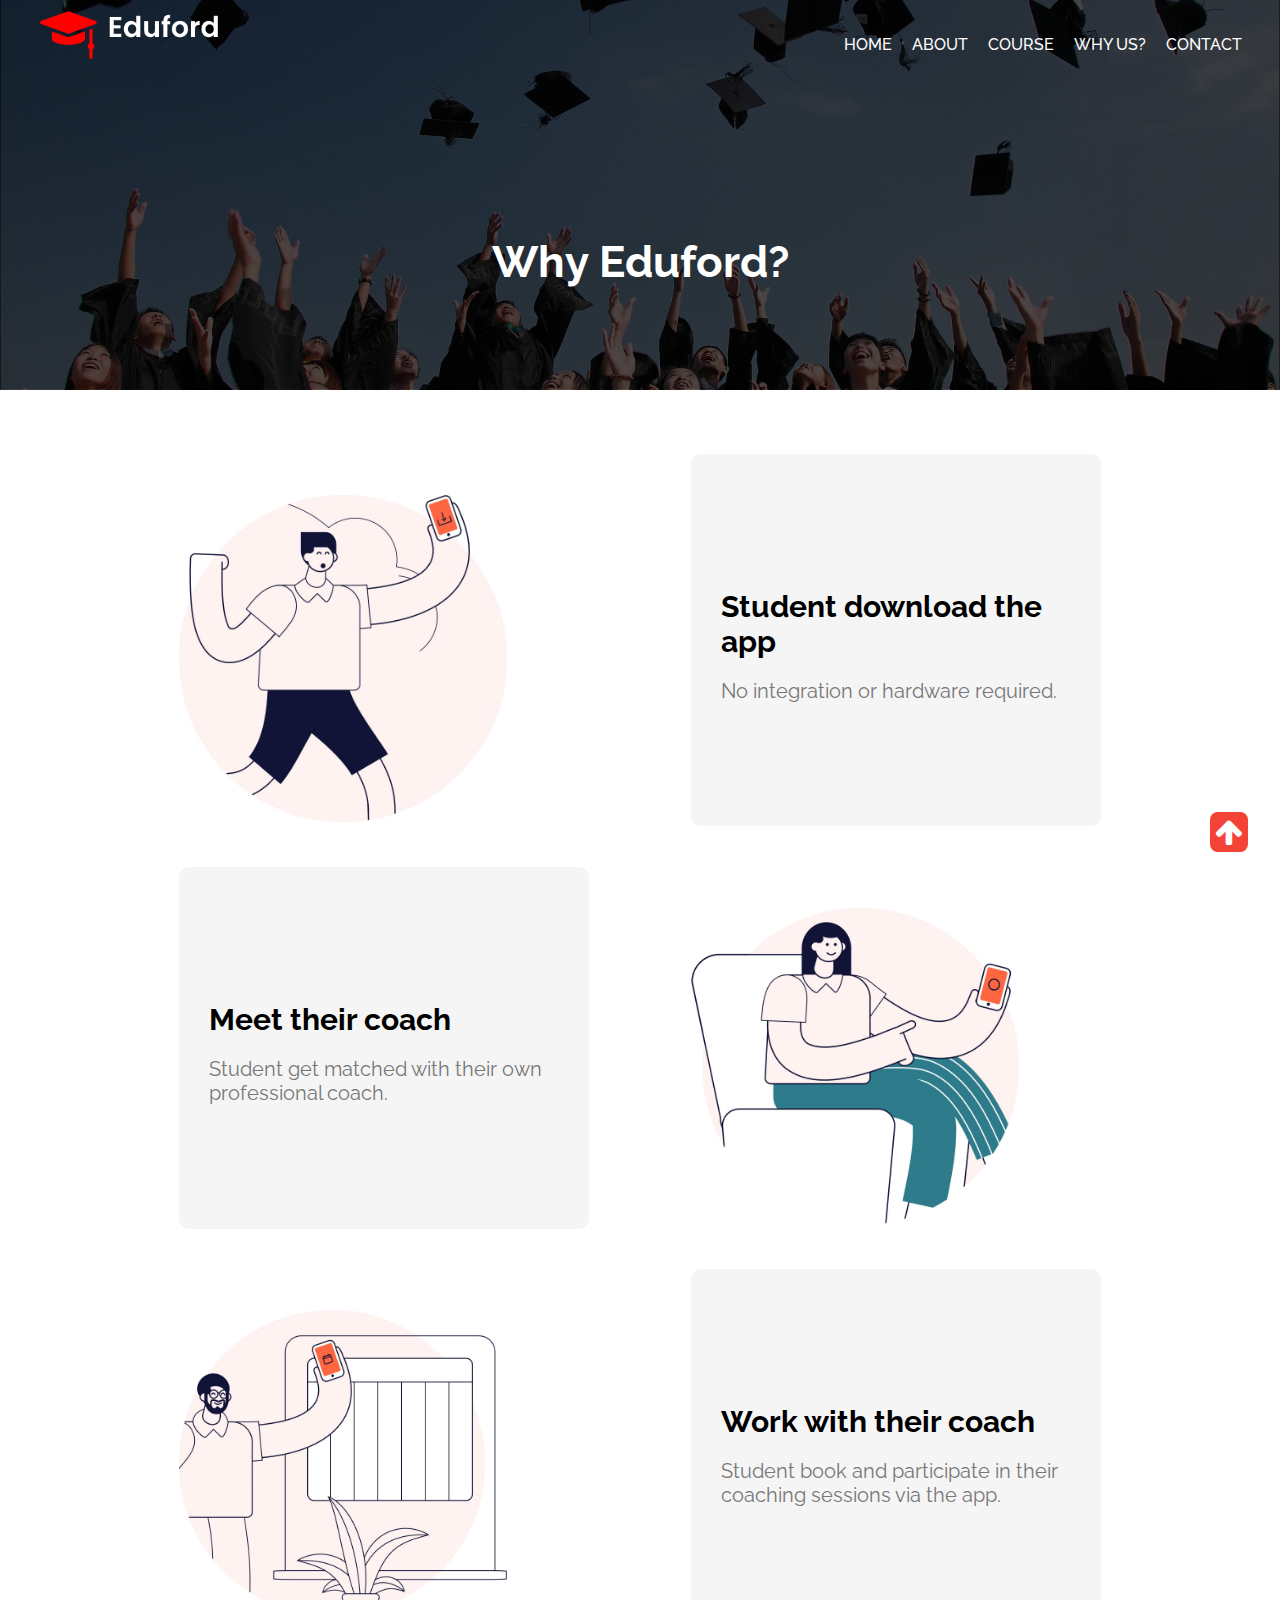
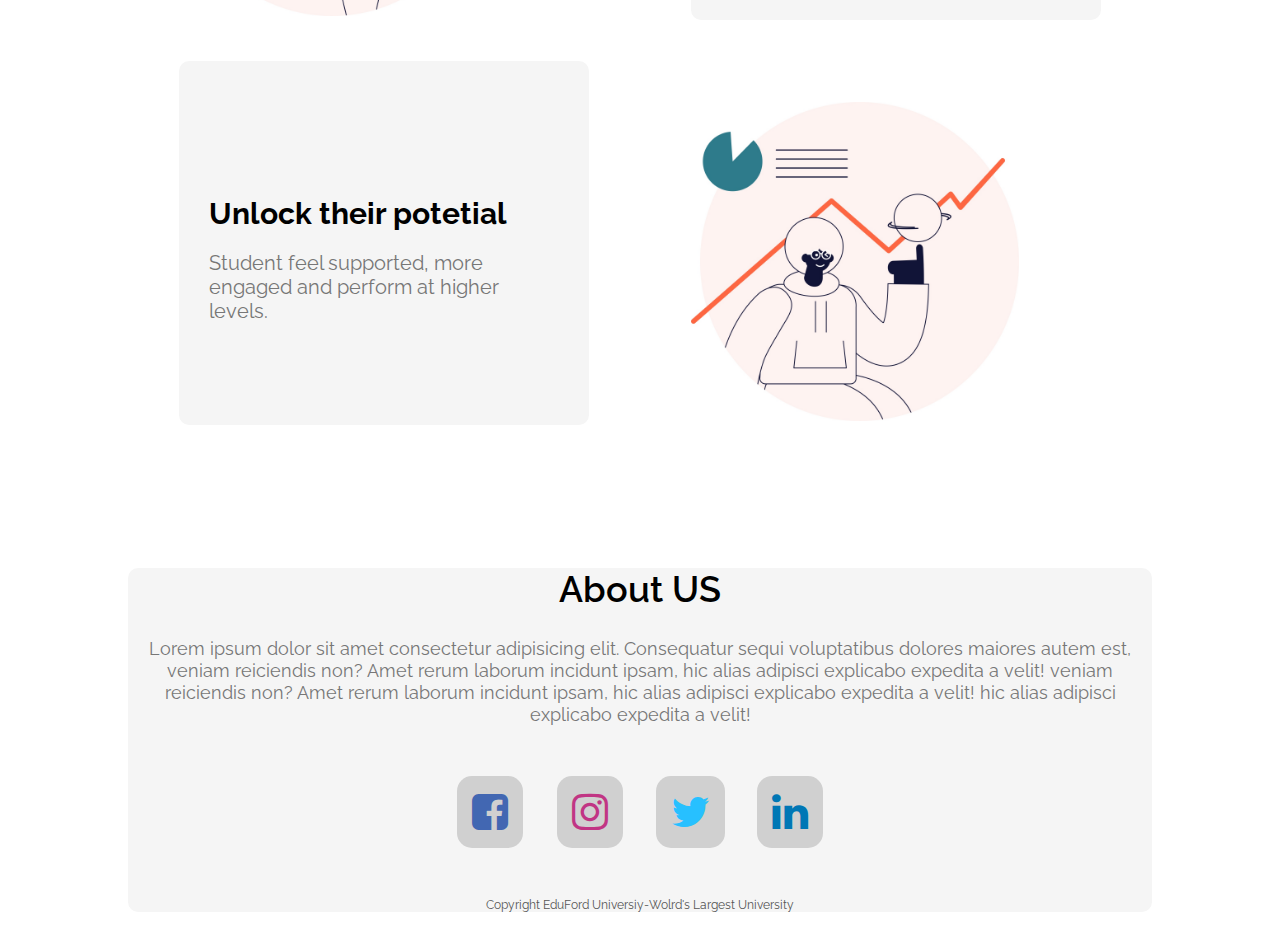
<file: why-us.html>
<!DOCTYPE html>
<html>
<head>
    <title>About-Eduford University</title>
    <meta charset="UTF-8"> 
    <meta name="viewport" content="width=device-width, initial-scale=1.0">
    <meta name="viweport" content="width=device-width, initial-scale=1.0">
    <link rel="stylesheet" href="main.css">
    <link rel="stylesheet" href="common.css"> 
    <link rel="stylesheet" href="about-css.css">
    <link rel="stylesheet" href="whyus-css.css">
    <link rel="preconnect" href="https://fonts.gstatic.com">
    <link href="https://fonts.googleapis.com/css2?family=Raleway:wght@100;200;300;400;500;700;800;900&display=swap" rel="stylesheet">
    <link rel="icon" href="img/favicon.png">
    <link rel="stylesheet" href="https://cdnjs.cloudflare.com/ajax/libs/OwlCarousel2/2.3.4/assets/owl.carousel.min.css" integrity="sha512-tS3S5qG0BlhnQROyJXvNjeEM4UpMXHrQfTGmbQ1gKmelCxlSEBUaxhRBj/EFTzpbP4RVSrpEikbmdJobCvhE3g==" crossorigin="anonymous" />
    <link rel="stylesheet" href="https://cdnjs.cloudflare.com/ajax/libs/OwlCarousel2/2.3.4/assets/owl.theme.default.min.css" integrity="sha512-sMXtMNL1zRzolHYKEujM2AqCLUR9F2C4/05cdbxjjLSRvMQIciEPCQZo++nk7go3BtSuK9kfa/s+a4f4i5pLkw==" crossorigin="anonymous" />
    <link rel="stylesheet" href="https://stackpath.bootstrapcdn.com/font-awesome/4.7.0/css/font-awesome.min.css">

</head>
<body>
    <div class="hero-page-sec" id="movetop">
        <!--          header          -->
        <div class="header" id="myHeader">
           <div class="logo"><a href="index.html"> <img src="img/logo.png" alt=""></a></div>
            <nav>
                <ul id="MenuItems" >
                    <li><a href="index.html">HOME</a></li>
                    <li><a href="about.html">ABOUT</a></li>
                    <li><a href="course.html">COURSE</a></li>
                    <li><a href="why-us.html">WHY US?</a></li>
                    <li><a href="contact.html">CONTACT</a></li>
                </ul>
            </nav>
            <div class="menu"><img src="img/menu.png" alt="" onclick="menutoggle()"></div>
        </div>
        <!--      Hero text              -->
        <div class="hero-text-sec">
            <h1>Why Eduford?</h1>
        </div>
    </div>
    <div class="why-us-cont">
        <div class="why-us-card">
            <img src="img/how-it-works-1.jpg" alt="">
        </div>
        <div class="why-us-card why-card-bg">
            <h2> Student download the app</h2>
            <p>No integration or hardware required.</p>
        </div>

        <div class="why-us-card why-card-bg">
            <h2> Meet their coach</h2>
            <p>Student get matched with their own professional coach.</p>
        </div>
        <div class="why-us-card">
            <img src="img/how-it-works-2.jpg" alt="">
        </div>

        <div class="why-us-card">
            <img src="img/how-it-works-3.jpg" alt="">
        </div>
        <div class="why-us-card why-card-bg">
            <h2> Work with their coach</h2>
            <p>Student book and participate in their coaching sessions via the app.</p>
        </div>

        <div class="why-us-card why-card-bg">
            <h2> Unlock their  potetial</h2>
            <p>Student feel supported, more engaged and perform at higher levels.</p>
        </div>
        <div class="why-us-card">
            <img src="img/how-it-works-4.jpg" alt="">
        </div>


    </div>


    <!-- move to top-->
    <div class="movetotop" id="moveTop">
        <a href="#movetop"><i class="fa fa-arrow-up" aria-hidden="true"></i></a>
    </div>




        <!--            footer          -->
        <div class="about-us">
            <h1>About US</h1>
            <p>
                Lorem ipsum dolor sit amet consectetur adipisicing elit. Consequatur sequi voluptatibus dolores maiores autem est, veniam reiciendis non? Amet rerum laborum incidunt ipsam, hic alias adipisci explicabo expedita a velit!
                veniam reiciendis non? Amet rerum laborum incidunt ipsam, hic alias adipisci explicabo expedita a velit!
                hic alias adipisci explicabo expedita a velit!
            </p>
            <div class="icon">
               <div class="icon-card">
                <i style="color: #4267B2;" class="fa fa-facebook-square"></i>
                <p>Facebook</p>
               </div>

               <div class="icon-card">
                <i style="color: #C13584;" class="fa fa-instagram"></i>
                <p>Instagram</p>
               </div>

               <div class="icon-card">
                <i style="color: #27c0ff;" class="fa fa-twitter"></i>
                <p>Twitter</p>
               </div>

               <div class="icon-card">
                <i style="color: #0077b5;" class="fa fa-linkedin"></i>
                <p>LinkedIn</p>
               </div>
            </div>
            <div class="copyright">
                <p>
                    Copyright EduFord Universiy-Wolrd's Largest University 
                </p>
              </div>
        </div>

        <!--       header toggle menu        -->
    
    <script>
        var MenuItems = document.getElementById("MenuItems");
        MenuItems.style.maxHeight="0px";
        function menutoggle(){
            if(MenuItems.style.maxHeight=="0px")
                {
                    MenuItems.style.maxHeight="200px";
                }
            else
                {
                    MenuItems.style.maxHeight="0px";

            }
        }
    </script>
        <!--       testimonial slider         -->
        <script src="https://cdnjs.cloudflare.com/ajax/libs/jquery/3.6.0/jquery.min.js" integrity="sha512-894YE6QWD5I59HgZOGReFYm4dnWc1Qt5NtvYSaNcOP+u1T9qYdvdihz0PPSiiqn/+/3e7Jo4EaG7TubfWGUrMQ==" crossorigin="anonymous"></script>
        <script src="https://cdnjs.cloudflare.com/ajax/libs/OwlCarousel2/2.3.4/owl.carousel.min.js" integrity="sha512-bPs7Ae6pVvhOSiIcyUClR7/q2OAsRiovw4vAkX+zJbw3ShAeeqezq50RIIcIURq7Oa20rW2n2q+fyXBNcU9lrw==" crossorigin="anonymous"></script>
        <script>
            $('.owl-carousel').owlCarousel({
        loop:true,
        margin:10,
        nav:false,
        autoplay:true,
        autoplayTimeout:2000,
        autoplayHoverPause:true,
        responsive:{
            0:{
                items:1
            },
            600:{
                items:2
            },
            1000:{
                items:3
            },
            1200:{
                items:4
            }
        }
    })
    </script>

    <!-- fixed header -->
    <script>
        window.onscroll = function() {myFunction()};
        
        var header = document.getElementById("myHeader");
        var sticky = header.offsetTop;
        
        function myFunction() {
          if (window.pageYOffset > sticky) {
            header.classList.add("sticky");
          } else {
            header.classList.remove("sticky");
          }
        }
    </script>

    
</body>
</html>
</file>
<file: main.css>
.hero-page{
    width: 100%;
    height: 100vh;
    background: linear-gradient(rgba(0,0,0,0.7),rgba(0,0,0,0.7)),url(img/banner.png);
    background-position: center;
    background-size: cover;
    background-repeat: no-repeat;
}
.header{
    width: 100%;
    height: 70px;
    display: flex;  
    align-items: center;
    justify-content: center; 
}
.sticky{
    background: #003049;
    top:0;
    width: 100%;
    position: fixed;
    z-index: 99;
    margin: 0;
    padding: 0;
}
.logo img{
    width: 180px;
    margin:0 40px ;
}
nav{
    flex: 1;
    margin: 0px 30px;
    text-align: right;
}
nav ul{
    flex: 1;
}
nav ul li{
    display: inline-block;
    font-weight: 500;
    margin: 0px 8px;

}
nav ul li a{
    color:white;
    text-decoration:none;
    margin: auto;
}
.menu img{
    width: 40px;
    height: 40px;
    margin: 0 20px;
    cursor: pointer;
    display: none;
    background: #e42114;
    padding: 10px 5px;
    border-radius:5px;
    border:2px solid black;
}
.header>nav> ul >li::after{
    content: " ";
    width: 0%;
    height: 2px;
    background: #f44336;
    display: block;
    margin: auto;
    transition: 0.5s;
}
.header>nav> ul >li:hover::after{
    width: 100%;
}


@media only screen and (max-width:800px){
    .menu img{
        display: block;
    }
    .header>nav>ul{
        position: absolute;
        top:60px;
        left: 0px;
        width: 100%;
        display: block;
        overflow: hidden;
        background: #f84538;
        transition: 0.4s;
        margin: 10px 0;
        z-index: 5;
        opacity: .9;
    }
    .header>nav> ul >li{
        margin: 15px 30px 15px 15px;
        display: block;
    }
    
}
/** hero text **/
.hero-text{
    width: 80%;
    margin: auto;
    color: white;
    position: absolute;
    top:50%;
    left: 50%;
    transform: translate(-50%,-50%);
    text-align: center;
}
.hero-text>h1{
    font-size: 62px;
    margin: 0;
}
.hero-text p {
    margin:  10px 0 40px;
    font-size: 18px;

}
@media only screen and (max-width:800px){
    .hero-page>.hero-text>h1{
        font-size: 35px;
    }
    .hero-page>.hero-text>p{
        font-size: 14px;
    }

}

/** courses **/
.course{
    width: 80%;
    margin: auto;
    padding-top: 100px;
 text-align: center;
}
.course>h1{
    font-size: 36px;
    font-weight: 600;
    margin: 0;
}
.course>p{
    font-weight: 400;
    padding: 10px;
    font-size: 18px;
    color: #777;
    line-height: 22px;
    margin: 0;
}
.course>.course-card-holder{
    width: 100%;
    display: flex;
    justify-content: space-around;
    flex-wrap: wrap;
    margin:4% 0 8% 0;

}
.course>.course-card-holder>.course-card{
    flex-basis: 31%;
    min-width: 320px;
    margin-bottom: 5%;
    background: #fff3f3;
    border-radius: 10px;
    padding: 10px 20px;
    transition: 0.5s;
}
.course-card h3{
    font-weight: 600;
    text-align: center;
    margin: 10px 0;
}
.course-card>p{
    font-weight: 300;
    padding: 10px;
    font-size: 14px;
    color: #777;
    line-height: 22px;
    margin: 0;
}
.course>.course-card-holder>.course-card:hover{
    box-shadow: 0 0 20px 0px rgba(0,0,0,0.2);
}
/**    campus    **/
.campus{
    width: 80%;
    margin: auto;
    text-align: center;
}
.campus>h1{
    font-size: 36px;
    font-weight: 600;
    margin: 0;
}
.campus>p{
    font-weight: 400;
    padding: 10px;
    font-size: 18px;
    color: #777;
    line-height: 22px;
    margin: 0;
}
.campus>.campus-card-holder{
    width: 100%;
    justify-content: space-around;
    display: flex;
    flex-wrap: wrap;
    margin:4% 0 8% 0;
}
.campus-card-holder>.campus-card{
    flex-basis: 32%;
    min-width: 320px;
    border-radius: 10px;
    margin-bottom: 30px;
    position: relative;
    overflow: hidden;
    transition: 1s;

}
.campus-card>img{
    width: 100%;
    height: 100%;
    border-radius: 10px;
    transition: 1s;
}
.campus-card-bg{
    width: 100%;
    height: 0%;
    position: absolute;
    bottom:0;
    border-radius: 10px;
    cursor: pointer;
    background: rgba(255, 0, 0,0.5);
    opacity: 0;
    transition: 1s;
    align-items: center;
}
.campus-card-bg>p{
    font-size: 30px;
    font-weight: 500;
    padding: 50px 0;
}

.campus-card:hover .campus-card-bg {
    opacity: 1;
    height: 100%;
}


 /**   FACILITIES  **/

.facti{
    width: 80%;
    margin: auto;
    text-align: center;
}
.facti>h1{
    font-size: 36px;
    font-weight: 600;
    margin: 0;
}
.facti>p{
    font-weight: 400;
    padding: 10px;
    font-size: 18px;
    color: #777;
    line-height: 22px;
}
.facti>.facti-card-holder{
    width: 100%;
    display: flex;
    justify-content:center;
    flex-wrap: wrap;
    margin:4% 0 8% 0;
}
.facti-card-holder>.facti-card{
    flex-basis: 31%;
    min-width: 320px;
    border-radius: 10px;
    margin-bottom: 5%;
    text-align: center;
    transition: 0.5s;
    padding: 10px;
}
.facti-card-holder>.facti-card>img{
    width: 100%;
    border-radius: 10px;
}
.facti-card-holder>.facti-card>p{
    padding: 0;
    text-align: left;
}

.facti-card-holder>.facti-card>h3{
    font-size: 16px;
    margin-bottom:15px ;
    text-align: left;
}
.facti-card:hover{
    transform: translateY(-10px);
    box-shadow: 0 0 20px 0px rgba(0,0,0,0.2);

} 

 /**   testimonial  **/
 .testimonial{
    width: 80%;
    padding: auto;
    margin: auto;
    text-align: center;
    margin-bottom: 8%;

}
.testimonial>h1{
    font-size: 36px;
    font-weight: 600;
    margin: 0;

}

.testimonial>p{
    font-weight: 400;
    padding: 10px;
    font-size: 18px;
    color: #777;
    line-height: 22px;
    margin-bottom: 40px;
}
.item{
    box-shadow: 0 0 20px 0px rgba(0,0,0,0.2);
    padding: 10px;
    margin: 15px;
    cursor: pointer;
    border-radius: 10px;
}
.user{
    display: flex;
    align-items: center;
    margin: 20px 0;
    text-align: left;
}
.user h4 {
    margin:0;

}
.user>.user-img{
    width: 50px;
}
.user>.user-img>img{
    width: 100%;
    border-radius: 50%;
}

.user-info{
    flex: 1;
    margin-left: 10px;
}
.user-info .fa{
    margin-left: 10px;
    color:#27c0ff;
    font-size: 20px;
}
.user-info small{
    color:#009688;

}
.user-testi-info{
    display: flex;
    text-align: left;
}
 /**    enroll now  **/
 .enroll{
    width: 80%;
    background: linear-gradient(rgba(0,0,0,0.7),rgba(0,0,0,0.7)),url(img/banner2.jpg);
    margin:100px auto;
    background-position: center;
    background-size: cover;
    border-radius: 10px;
    text-align: center;
    padding: 100px 0;
 }
 .enroll>h1{
     color: white;
     margin-bottom:40px ;
     padding: 0;
}
@media (max-width:700px){
    .enroll h1{
        font-size: 22px;
    }
}
/** about- us  **/
.about-us{
    width: 80%;
    margin: 8% auto 2% ;
    text-align: center;
    border-radius: 10px;
    background:#f5f5f5 ;
    z-index: -1;

}
.about-us>h1{
    font-size: 36px;
    font-weight: 600;
    margin: 0;
}
.about-us>p{
    font-weight: 400;
    padding: 10px;
    font-size: 18px;
    color: #777;
    line-height: 22px;
    margin-bottom: 40px;
}
.icon{
    width: 100%;
    display: flex;
    justify-content: center;
    flex-wrap: wrap;
}
.icon>.icon-card{
    width: 100px;
}
.icon>.icon-card>.fa{
    padding: 15px;
    font-size: 42px;
    position: relative;
    z-index: 1;
    background:#D0D0D0;
    transition: 0.4s;
    border-radius: 15px;
    cursor: pointer;

}

.icon>.icon-card>p{
    font-size: 12px;
    position: relative;
    bottom: 25%;
    left: 0;
    z-index:0;
    color: #f44336;
    font-weight: 600;
}
.icon>.icon-card>.fa:hover{
    transform: translateY(-20px);
}
.copyright{
    font-size: 12px;
    color: #555;
}
</file>
<file: common.css>
html,body{
    border: 0;
    margin: 0;
    padding: 0;
}

*{
    font-family: 'Raleway', sans-serif;
    box-sizing: border-box;
    scroll-behavior: smooth;
}

/** hero button**/
.hero-btn{
    display: inline-block;
    text-decoration: none;
    color:#f44336;
    background: transparent;
    cursor: pointer;
    padding:12px 34px;
    border: 1px solid #f44336;;
    font-size: 13px;
    position: relative;
    font-weight: 600;
}
.hero-btn:hover{
    border: 1px solid #f44336;
    background: #f44336;
    transition: 0.8s;
    color: white;

}
/** fixed button move to top**/
.movetotop{
    position: fixed;
    top: 88%;
    left: 96%;
    transform: translate(-50%,50%);
    z-index: 99;
    background: #f44336;
    border-radius: 20%;
    padding: 5px;
}
.movetotop a .fa{
    font-size: 30px;
    color: #fff;
}
.move-top-hidden{
    display: none;
}
</file>
<file: about-css.css>
.hero-page-sec{
    width: 100%;
    background: linear-gradient(rgba(0,0,0,0.7),rgba(0,0,0,0.7)),url(img/background.jpg);
    background-position: center;
    background-repeat: no-repeat;
    background-size: cover;
}
.hero-page-sec>.hero-text-sec{
    font-size: 22px;
    color:white;
    text-align: center;
    font-weight: 200;
    margin: 5% 0;

}
.hero-text-sec>h1{
    padding: 8% 0;
}

/** about main container**/
.about-main-container{
    width: 80%;
    margin: auto ;
    padding: 40px 0;
    border:2px solid solid;
    justify-content: center;
    display: flex;
    flex-wrap: wrap;
    border-radius: 15px;
    background: #f5f5f5;
    
}
.about-main-container>.about-main-container-col-2{
    flex-basis: 48%;
    margin-bottom:20px ;
    margin: 5px;
}
.about-main-container-col-2>img{
    width: 90%;
    border-radius: 10px;
   
}
.about-main-container-col-2>h2{
    font-size: 38px;
}
.about-main-container-col-2>p{
    color: #777;
    line-height: 22px;
}

@media screen and (max-width:1100px){
    .about-main-container>.about-main-container-col-2{
            flex-basis: 60%;
        margin: auto;}
.about-main-container-col-2>img{
    width:100%;}
    
    
    
}
@media screen and (max-width:700px){
    .about-main-container>.about-main-container-col-2{
            flex-basis: 90%;
        }
    
    
    
}
</file>
<file: contact-css.css>
.address-map{
    width: 80%;
    margin: 4% auto 4%;
    display: flex;
    justify-content: center;
    align-items: center;
}
.address-map iframe{
    width: 80%;
    height: 50vh;
}
@media screen and (max-width:1080px){
    .address-map iframe{
        width: 90%;
        height: 50vh;
    }
}
.address-qurry{
    width: 80%;
    margin: auto;
    background: #f5f5f5;
    border-radius: 10px;
    display: flex;
    justify-content: center;
    flex-wrap: wrap;
    padding: 20px;
}
.address-qurry>.address-qurry-col-2{
    flex-basis: 48%;
    max-width: 1000px; 
}
.address-qurry>.address-qurry-col-1{
    flex-basis: 48%;
    min-width: 280px;

   
}
.address-qurry>.address-qurry-col-2>input{
    background: transparent;
    border:1px solid gray;
    width: 60%;
    height: 35px;
    margin-top:15px;
}
.address-btn{
    margin-top:15px;
    margin-right: 60%;
}
.address-qurry>.address-qurry-col-2>textarea{
    border:1px solid gray;
    background: transparent;
    margin-top: 15px;
}
.address-qurry>.address-qurry-col-2>input:focus,
.address-qurry>.address-qurry-col-2>textarea:focus{
    outline: none;
}
.address-qurry>.address-qurry-col-1>p{
    margin: 30px 10px;
    font-size: 18px;
    color: #666;
}
.address-qurry>.address-qurry-col-1>p>.fa{
    font-size: 24px;
    color: #e42114;
    margin: 0 10px;
}
@media screen and (max-width:700px){
    .address-qurry>.address-qurry-col-1{
            flex-basis: 90%;
        }
        .address-qurry>.address-qurry-col-2{
            flex-basis: 90%;
        } 
        
}
</file>
<file: whyus-css.css>
.why-us-cont{
    width: 80%;
    display: flex;
    justify-content: space-around;
    flex-wrap: wrap;
    margin: auto;
   
}
.why-us-cont>.why-us-card{
    flex-basis: 40%;
    margin-bottom: 4%;
    min-width: 300px;
}
.why-us-cont>.why-us-card>img{
    width: 80%;
    margin-top: 10%;
}
.why-us-cont>.why-us-card>h2{
    font-size:30px;
    margin: 30% 0 0 0;

}
.why-us-cont>.why-us-card>p{
    font-size:20px;
    color: #777;
}
.why-card-bg{
    background: #f5f5f5;
    border-radius: 10px;
    padding: 30px;
}
</file>
